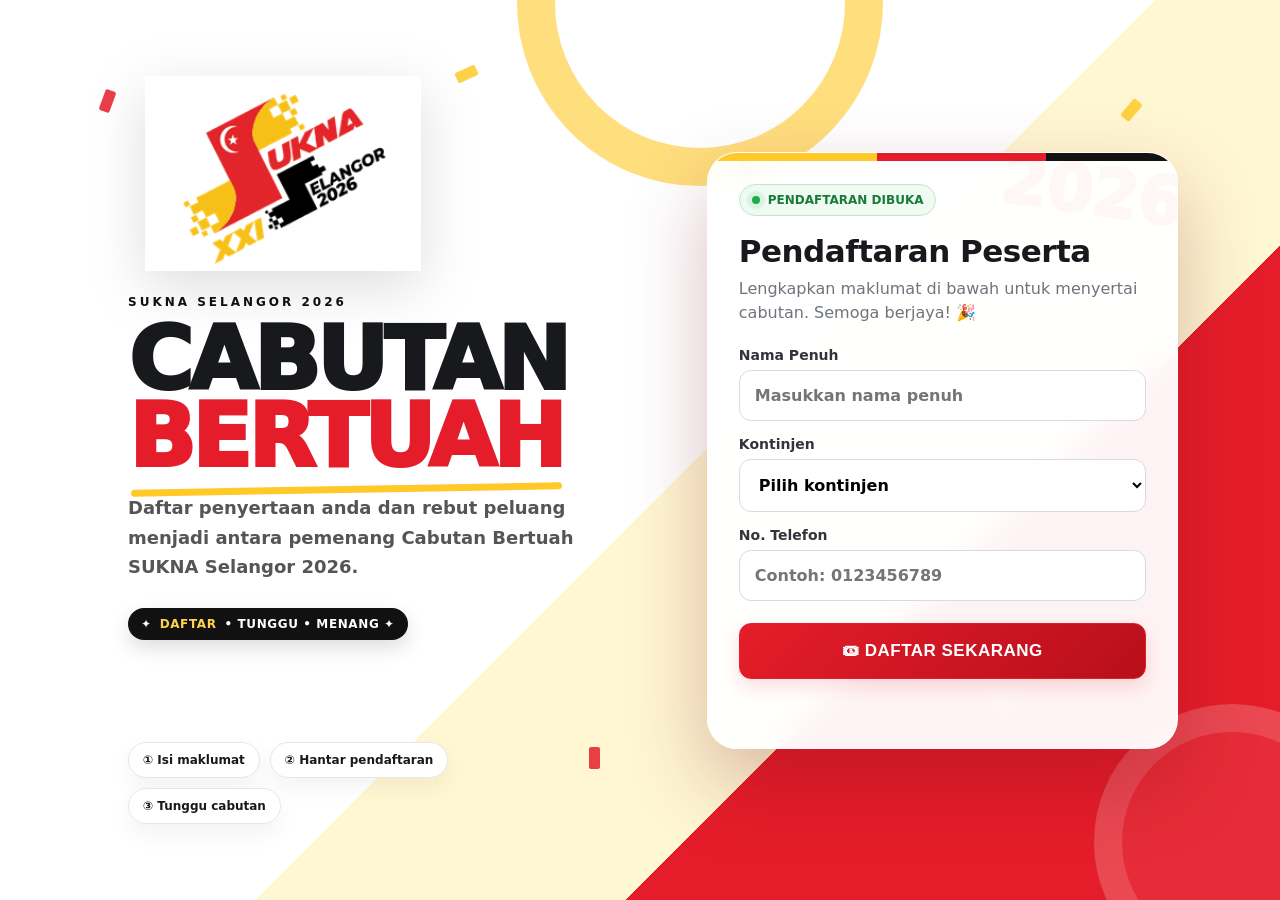
<file: index.html>
<!doctype html><html lang="ms"><head><meta charset="utf-8"><meta name="viewport" content="width=device-width,initial-scale=1"><title>Pendaftaran Cabutan Bertuah SUKNA 2026</title><meta http-equiv="refresh" content="0;url=./register.html"><script>window.location.replace("./register.html");</script></head><body><p>Membuka halaman pendaftaran...</p><p><a href="./register.html">Klik di sini jika tidak dibuka secara automatik.</a></p></body></html>
</file>
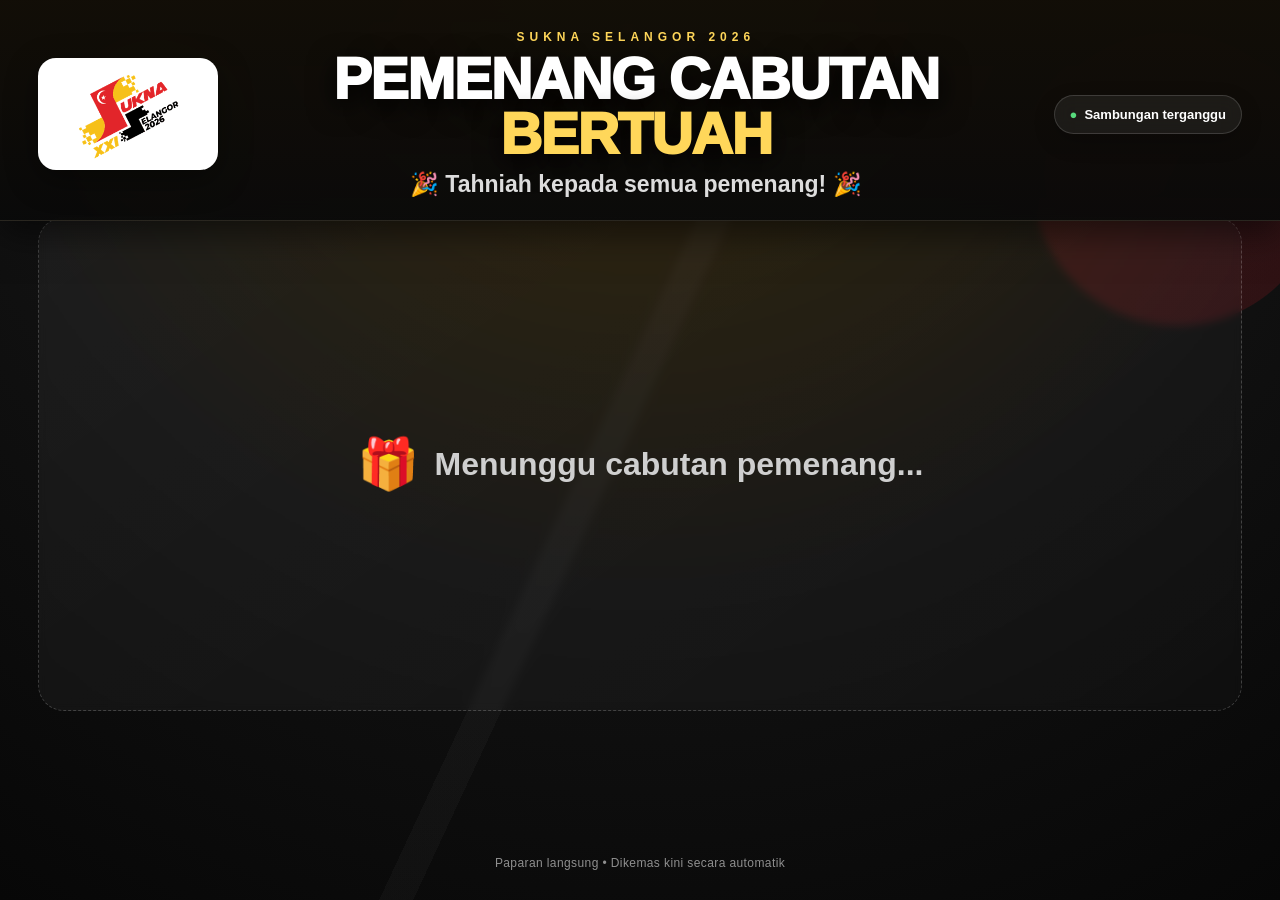
<file: display.html>
<!doctype html><html lang="ms"><head><meta charset="utf-8"><meta name="viewport" content="width=device-width,initial-scale=1"><title>Paparan Pemenang | SUKNA Lucky Draw 2026</title><link rel="stylesheet" href="display-style.css"></head><body><main id="normalScreen" class="screen"><header class="top"><img src="./sukna-logo.svg" alt="Logo SUKNA"><div class="title"><div class="kicker">SUKNA SELANGOR 2026</div><h1>Pemenang Cabutan <span>Bertuah</span></h1><p>🎉 Tahniah kepada semua pemenang! 🎉</p></div><div id="liveStatus" class="status">Memuatkan...</div></header><section id="winnerGrid" class="grid"><div class="empty">Menunggu cabutan pemenang...</div></section><div class="footer">Paparan langsung • Dikemas kini secara automatik</div></main><section id="grandScreen" class="grand-screen"><div class="grand-stage"></div><div class="grand-inner"><img class="grand-logo" src="./sukna-logo.svg" alt="Logo SUKNA"><div class="grand-label">CABUTAN KHAS</div><div class="grand-title">GRAND PRIZE</div><div id="grandCountDown" class="grand-count hidden">3</div><div id="grandWinner" class="grand-winner"><div class="grand-congrats">🎉 TAHNIAH! 🎉</div><div id="grandName" class="grand-name"></div><div id="grandCont" class="grand-cont"></div></div></div></section><script src="display.js"></script></body></html>
</file>
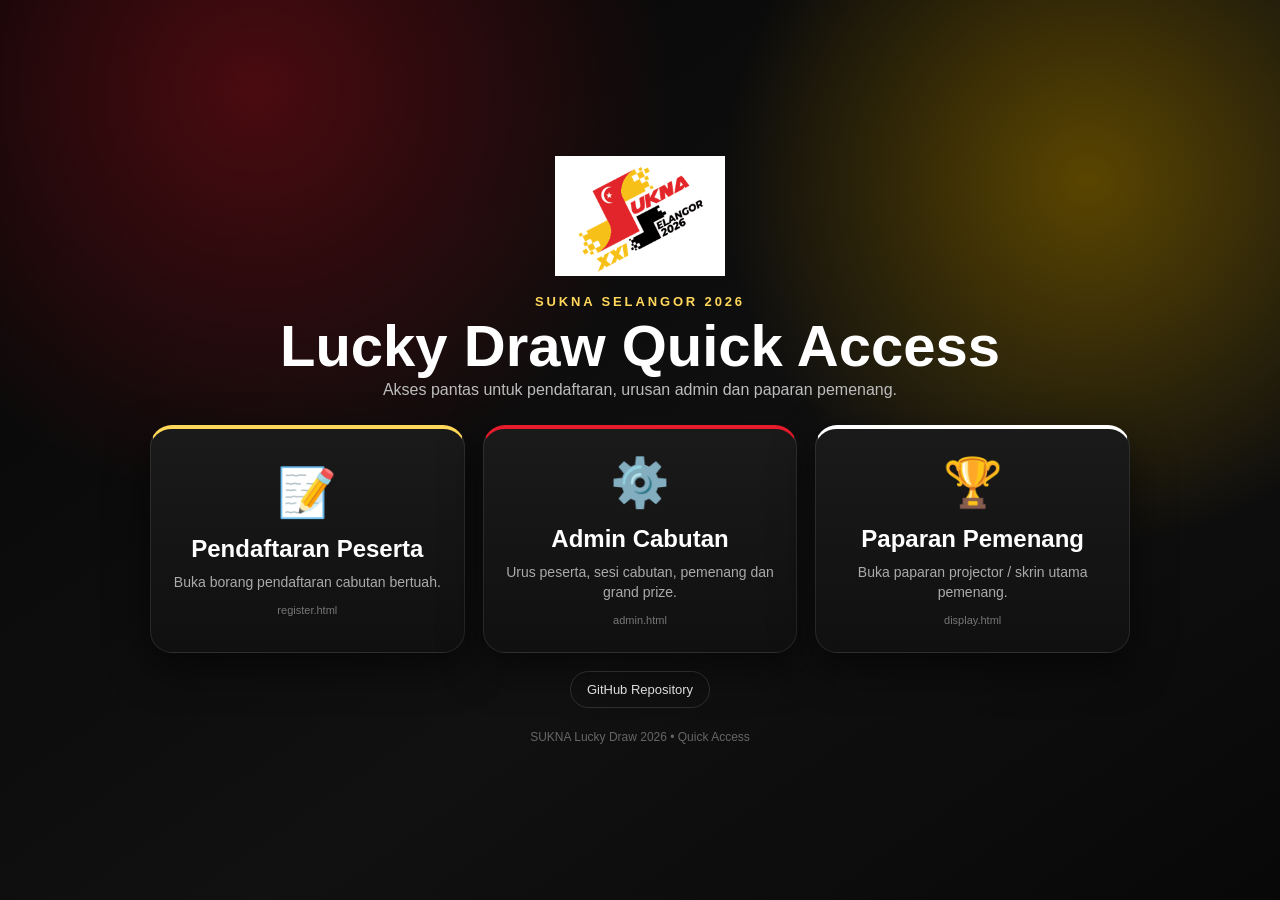
<file: quick-access.html>
<!doctype html>
<html lang="ms">
<head>
<meta charset="utf-8">
<meta name="viewport" content="width=device-width,initial-scale=1">
<title>Quick Access | SUKNA Lucky Draw 2026</title>
<style>
:root{--gold:#ffd75a;--red:#e61b2b;--text:#fff;--muted:#bdbdbd}
*{box-sizing:border-box}
body{margin:0;min-height:100vh;font-family:Arial,Helvetica,sans-serif;color:var(--text);background:radial-gradient(circle at 20% 10%,#4a0b10 0,transparent 32%),radial-gradient(circle at 85% 20%,#5a4500 0,transparent 28%),linear-gradient(145deg,#050505,#111 60%,#080808);display:flex;align-items:center;justify-content:center;padding:28px}
.wrap{width:min(980px,100%)}
.header{text-align:center;margin-bottom:26px}
.logo{width:min(220px,55vw);max-height:120px;object-fit:contain;margin-bottom:14px}
.kicker{color:var(--gold);font-weight:900;letter-spacing:.22em;font-size:13px}
h1{margin:8px 0 6px;font-size:clamp(30px,5vw,58px);line-height:1}
.sub{color:var(--muted);font-size:16px}
.grid{display:grid;grid-template-columns:repeat(3,1fr);gap:18px}
.card{text-decoration:none;color:#fff;background:linear-gradient(180deg,#1a1a1a,#101010);border:1px solid #ffffff18;border-radius:22px;padding:26px 20px;min-height:210px;display:flex;flex-direction:column;align-items:center;justify-content:center;text-align:center;box-shadow:0 16px 40px #0008;transition:.18s ease}
.card:hover{transform:translateY(-4px);border-color:#ffd75a88;box-shadow:0 20px 48px #000a,0 0 24px #ffd75a18}
.icon{font-size:48px;margin-bottom:14px}
.card h2{margin:0 0 9px;font-size:24px}
.card p{margin:0;color:#aaa;line-height:1.45;font-size:14px}
.card.register{border-top:4px solid var(--gold)}
.card.admin{border-top:4px solid var(--red)}
.card.display{border-top:4px solid #fff}
.url{margin-top:12px;font-size:11px;color:#777;word-break:break-all}
.repo{margin-top:18px;text-align:center}
.repo a{display:inline-block;color:#ddd;text-decoration:none;border:1px solid #ffffff20;border-radius:999px;padding:10px 16px;font-size:13px}
.footer{text-align:center;color:#666;margin-top:22px;font-size:12px}
@media(max-width:760px){body{padding:18px}.grid{grid-template-columns:1fr}.card{min-height:160px}}
</style>
</head>
<body>
<div class="wrap">
  <div class="header">
    <img class="logo" src="./sukna-logo.svg" alt="Logo SUKNA">
    <div class="kicker">SUKNA SELANGOR 2026</div>
    <h1>Lucky Draw Quick Access</h1>
    <div class="sub">Akses pantas untuk pendaftaran, urusan admin dan paparan pemenang.</div>
  </div>

  <div class="grid">
    <a class="card register" href="./register.html">
      <div class="icon">📝</div>
      <h2>Pendaftaran Peserta</h2>
      <p>Buka borang pendaftaran cabutan bertuah.</p>
      <div class="url">register.html</div>
    </a>

    <a class="card admin" href="./admin.html">
      <div class="icon">⚙️</div>
      <h2>Admin Cabutan</h2>
      <p>Urus peserta, sesi cabutan, pemenang dan grand prize.</p>
      <div class="url">admin.html</div>
    </a>

    <a class="card display" href="./display.html" target="_blank">
      <div class="icon">🏆</div>
      <h2>Paparan Pemenang</h2>
      <p>Buka paparan projector / skrin utama pemenang.</p>
      <div class="url">display.html</div>
    </a>
  </div>

  <div class="repo">
    <a href="https://github.com/Sukna21/lucky-draw" target="_blank">GitHub Repository</a>
  </div>

  <div class="footer">SUKNA Lucky Draw 2026 • Quick Access</div>
</div>
</body>
</html>
</file>
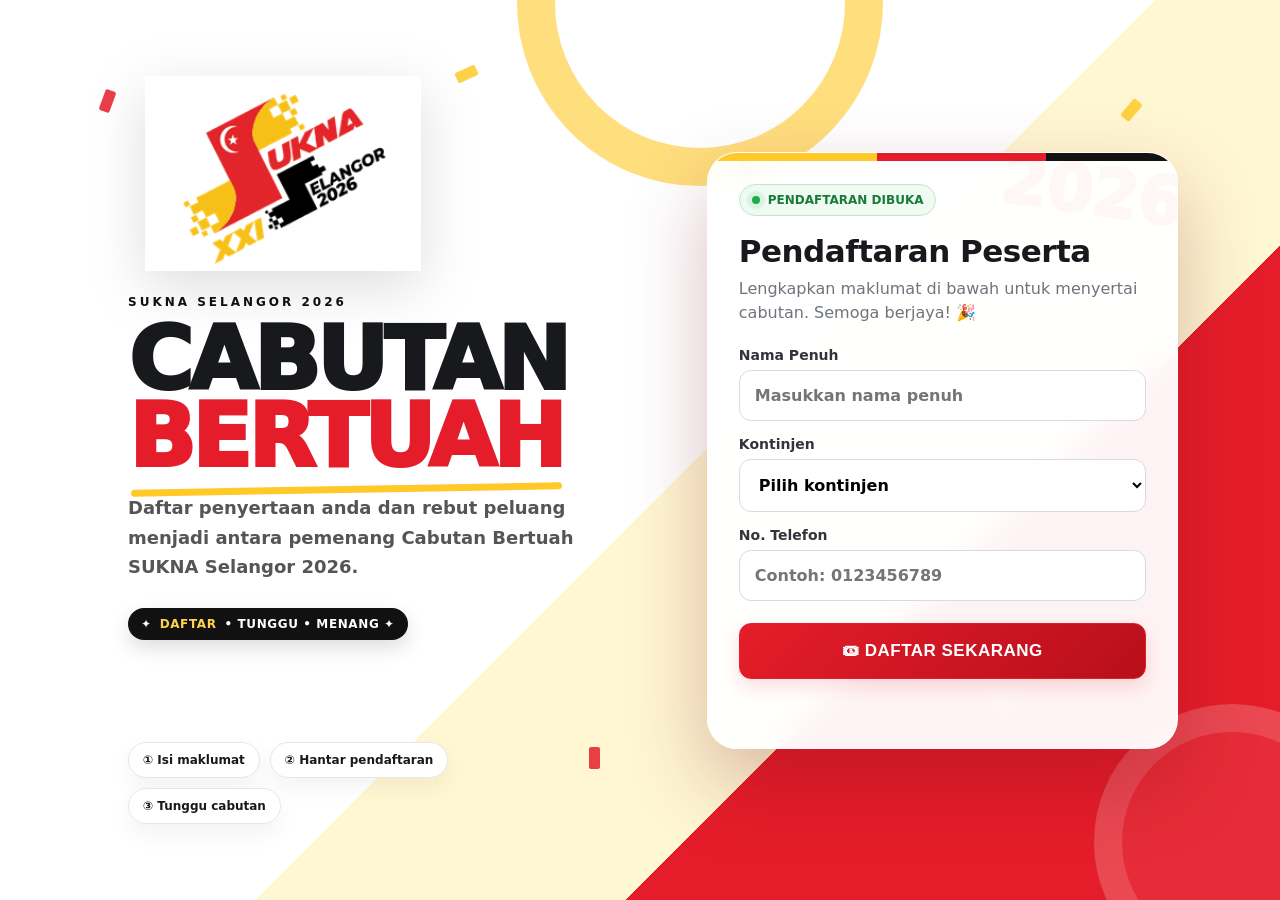
<file: register.html>
<!doctype html><html lang="ms"><head><meta charset="utf-8"><meta name="viewport" content="width=device-width,initial-scale=1"><title>Pendaftaran Cabutan Bertuah SUKNA 2026</title><link rel="stylesheet" href="style.css"><style>body{overflow-x:hidden}.register-shell{min-height:100vh;display:grid;grid-template-columns:1.05fr .95fr;position:relative;overflow:hidden;background:linear-gradient(135deg,#fff 0 53%,#fff6d2 53% 70%,#e51d2a 70% 100%)}.register-shell:before,.register-shell:after{content:"";position:absolute;border-radius:50%;pointer-events:none}.register-shell:before{width:290px;height:290px;border:38px solid #ffc928;right:31%;top:-180px;opacity:.6}.register-shell:after{width:220px;height:220px;background:#fff1;right:-90px;bottom:-80px;border:28px solid #fff2}.confetti{position:absolute;inset:0;pointer-events:none;overflow:hidden}.confetti i{position:absolute;width:11px;height:22px;border-radius:2px;opacity:.85;animation:float 6s ease-in-out infinite}.confetti i:nth-child(1){left:8%;top:10%;background:#e51d2a;transform:rotate(20deg)}.confetti i:nth-child(2){left:36%;top:7%;background:#ffc928;animation-delay:-1s;transform:rotate(65deg)}.confetti i:nth-child(3){left:58%;top:18%;background:#111;animation-delay:-2s}.confetti i:nth-child(4){left:88%;top:11%;background:#ffc928;animation-delay:-3s;transform:rotate(40deg)}.confetti i:nth-child(5){left:78%;top:77%;background:#fff;animation-delay:-1.5s}.confetti i:nth-child(6){left:46%;top:83%;background:#e51d2a;animation-delay:-4s}.register-brand{padding:50px max(5vw,28px);display:flex;flex-direction:column;justify-content:space-between;gap:32px;position:relative;z-index:2}.register-brand img{width:min(310px,70vw);max-height:195px;object-fit:contain;align-self:flex-start;filter:drop-shadow(0 15px 28px #0002)}.register-copy{margin-top:20px}.register-copy .eyebrow{margin-bottom:13px}.register-copy h1{font-size:clamp(46px,7vw,88px);line-height:.87;margin:0;text-transform:uppercase;font-weight:1000;letter-spacing:-4px;max-width:700px}.register-copy h1 span{color:#e51d2a;position:relative}.register-copy h1 span:after{content:"";position:absolute;left:3px;right:0;bottom:-5px;height:7px;background:#ffc928;border-radius:999px;transform:rotate(-1deg)}.register-copy p{font-size:18px;max-width:650px;color:#555;line-height:1.65;font-weight:600}.lucky-tag{display:inline-flex;align-items:center;gap:8px;margin-top:8px;padding:9px 13px;border-radius:999px;background:#111;color:#fff;font-size:12px;font-weight:900;letter-spacing:.6px;box-shadow:0 8px 20px #0002}.lucky-tag b{color:#ffd34a}.steps{display:flex;gap:10px;flex-wrap:wrap}.steps span{background:#fff;border:1px solid #e7e7e7;border-radius:999px;padding:10px 14px;font-weight:850;font-size:12px;box-shadow:0 10px 24px #0000000d}.register-panel{padding:38px;display:flex;align-items:center;justify-content:center;position:relative;z-index:2}.register-card{width:min(100%,530px);background:#fffffff2;backdrop-filter:blur(14px);border-radius:30px;padding:31px;box-shadow:0 34px 80px #71081742;border:1px solid #ffffffaa;position:relative;overflow:hidden}.register-card:before{content:"";position:absolute;left:0;right:0;top:0;height:8px;background:linear-gradient(90deg,#ffc928 0 36%,#e51d2a 36% 72%,#111 72% 100%)}.register-card:after{content:"2026";position:absolute;right:-7px;top:1px;font-size:66px;font-weight:1000;color:#e51d2a09;transform:rotate(8deg);pointer-events:none}.register-card h2{font-size:31px;margin:0 0 8px;letter-spacing:-.5px}.register-card .intro{color:#6f747c;margin:0 0 22px;line-height:1.5}.register-card label{font-size:14px}.register-card input,.register-card select{font-size:16px;padding:15px;width:100%;box-sizing:border-box;background:#fff}.register-card select{appearance:auto}.register-card .primary{width:100%;padding:17px;font-size:17px;margin-top:7px;text-transform:uppercase;letter-spacing:.5px}.reg-status{display:inline-flex;align-items:center;gap:8px;background:#effaf2;color:#187b37;border:1px solid #bee8c9;border-radius:999px;padding:8px 12px;font-weight:900;font-size:12px;margin-bottom:17px}.reg-dot{width:8px;height:8px;border-radius:50%;background:#1cad4b;box-shadow:0 0 0 5px #1cad4b18;animation:blink 1.5s ease-in-out infinite}.reg-msg{min-height:24px;margin:14px 0 0;font-weight:750}.reg-success{text-align:center;padding:24px 8px}.reg-success .tick{width:78px;height:78px;border-radius:50%;display:grid;place-items:center;background:linear-gradient(135deg,#eaf9ee,#fff);color:#159447;font-size:38px;margin:0 auto 16px;box-shadow:0 12px 28px #15944720;border:1px solid #c8ecd2}.reg-success h2{font-size:32px}.reg-success p{color:#666;line-height:1.6}.reg-closed{text-align:center;padding:28px 10px}.reg-closed .lock{font-size:52px;margin-bottom:10px}@keyframes float{50%{transform:translateY(18px) rotate(140deg)}}@keyframes blink{50%{opacity:.45;transform:scale(.85)}}@media(max-width:900px){.register-shell{grid-template-columns:1fr;background:linear-gradient(180deg,#fff 0 41%,#fff5ce 41% 52%,#e51d2a 52% 100%)}.register-shell:before{right:-100px;top:230px}.register-brand{padding:28px 22px 18px}.register-brand img{width:185px}.register-copy{margin-top:8px}.register-copy h1{font-size:50px}.register-copy p{font-size:15px;max-width:560px}.register-panel{padding:21px}.register-card{border-radius:24px;padding:25px}.steps{display:none}.lucky-tag{margin-top:2px}}@media(max-width:480px){.register-brand img{width:150px}.register-copy h1{font-size:41px;letter-spacing:-2.5px}.register-card h2{font-size:27px}.register-panel{padding:16px}.register-card{padding:23px}}</style></head><body><main class="register-shell"><div class="confetti"><i></i><i></i><i></i><i></i><i></i><i></i></div><section class="register-brand"><div><img src="./sukna-logo.svg" alt="Logo SUKNA Selangor 2026"><div class="register-copy"><span class="eyebrow">SUKNA SELANGOR 2026</span><h1>Cabutan <span>Bertuah</span></h1><p>Daftar penyertaan anda dan rebut peluang menjadi antara pemenang Cabutan Bertuah SUKNA Selangor 2026.</p><div class="lucky-tag">✦ <b>DAFTAR</b> • TUNGGU • MENANG ✦</div></div></div><div class="steps"><span>① Isi maklumat</span><span>② Hantar pendaftaran</span><span>③ Tunggu cabutan</span></div></section><section class="register-panel"><div class="register-card"><div id="formView"><div class="reg-status"><span class="reg-dot"></span><span id="regState">PENDAFTARAN DIBUKA</span></div><h2>Pendaftaran Peserta</h2><p class="intro">Lengkapkan maklumat di bawah untuk menyertai cabutan. Semoga berjaya! 🎉</p><label>Nama Penuh<input id="regName" autocomplete="name" placeholder="Masukkan nama penuh"></label><label>Kontinjen<select id="regContingent"><option value="" selected disabled>Pilih kontinjen</option><option value="Zon Tengah">Zon Tengah</option><option value="Zon Ibu Pejabat">Zon Ibu Pejabat</option><option value="Zon Utara">Zon Utara</option><option value="Zon Timur">Zon Timur</option><option value="Zon Selatan">Zon Selatan</option><option value="Zon Sabah">Zon Sabah</option></select></label><label>No. Telefon<input id="regPhone" type="tel" inputmode="tel" autocomplete="tel" placeholder="Contoh: 0123456789"></label><button id="regSubmit" class="primary">🎟 Daftar Sekarang</button><div id="regMsg" class="reg-msg"></div></div><div id="successView" class="reg-success hidden"><div class="tick">✓</div><h2>Pendaftaran Berjaya! 🎉</h2><p>Nama anda telah direkodkan untuk cabutan bertuah SUKNA Selangor 2026.<br><b>Semoga berjaya!</b></p><button id="newReg">Daftar Peserta Lain</button></div><div id="closedView" class="reg-closed hidden"><div class="lock">🔒</div><h2>Pendaftaran Ditutup</h2><p>Tempoh pendaftaran untuk cabutan bertuah telah tamat.</p></div></div></section></main><script src="register.js"></script></body></html>
</file>
<file: display-style.css>
html,body{margin:0;min-height:100%;font-family:Inter,Arial,Helvetica,sans-serif;background:#090909;color:#fff;overflow-x:hidden}.screen{min-height:100vh;display:flex;flex-direction:column;padding:190px 38px 30px;box-sizing:border-box;position:relative;overflow:hidden;background:radial-gradient(circle at 50% -10%,#5a4100 0,#241b08 25%,#111 58%,#070707 100%)}.screen:before{content:"";position:absolute;inset:0;pointer-events:none;background:radial-gradient(circle at 12% 14%,#ffc92822 0 90px,transparent 91px),radial-gradient(circle at 92% 20%,#e51d2a25 0 145px,transparent 146px),linear-gradient(115deg,transparent 0 47%,#ffffff07 47% 49%,transparent 49%)}.screen:after{content:"✦   ✦      ✦  ★  ✦      ✦   ✦";position:absolute;left:0;right:0;top:20px;text-align:center;font-size:24px;letter-spacing:24px;color:#ffd75a55;animation:twinkle 2.5s ease-in-out infinite}.top{display:flex;align-items:center;justify-content:space-between;gap:20px;position:fixed;top:0;left:0;right:0;z-index:15;padding:30px 38px 22px;box-sizing:border-box;border-bottom:1px solid #ffffff1a;background:linear-gradient(180deg,rgba(18,14,7,.98),rgba(10,10,10,.96));box-shadow:0 12px 34px #0008;backdrop-filter:blur(12px)}.top img{width:180px;max-height:112px;object-fit:contain;background:#fff;border-radius:18px;padding:8px;box-sizing:border-box;box-shadow:0 10px 32px #0006}.title{text-align:center;flex:1}.title .kicker{font-size:12px;letter-spacing:5px;font-weight:900;color:#ffd75a;margin-bottom:8px}.title h1{margin:0;font-size:clamp(36px,4.5vw,68px);letter-spacing:-1.5px;line-height:.95;font-weight:1000;text-transform:uppercase;text-shadow:0 8px 28px #000}.title h1 span{color:#ffd75a}.title p{margin:10px 0 0;color:#ddd;font-size:clamp(16px,1.8vw,25px);font-weight:700}.status{font-size:13px;font-weight:900;background:#ffffff10;border:1px solid #ffffff25;border-radius:999px;padding:11px 15px;box-shadow:0 8px 22px #0003;backdrop-filter:blur(8px);color:#fff}.status:before{content:"●";color:#57da7c;margin-right:7px}.grid{margin-top:27px;display:grid;grid-template-columns:1fr;gap:24px;flex:1;align-content:start;position:relative;z-index:2}.session-group{background:linear-gradient(145deg,#ffffff09,#ffffff04);border:1px solid #ffffff18;border-radius:24px;padding:18px;box-shadow:0 16px 38px #0004;text-align:center}.session-head{position:relative;display:flex;align-items:center;justify-content:center;gap:14px;margin-bottom:18px;padding:0 2px;min-height:38px;text-align:center}.session-title{font-size:clamp(20px,2vw,30px);font-weight:1000;color:#ffd75a;letter-spacing:.06em;text-align:center;margin:0 auto}.session-title:before,.session-title:after{content:"";display:inline-block;width:clamp(45px,7vw,130px);height:2px;background:linear-gradient(90deg,transparent,#ffd75a);vertical-align:middle;margin:0 20px}.session-title:after{background:linear-gradient(90deg,#ffd75a,transparent)}.session-meta{position:absolute;right:0;top:50%;transform:translateY(-50%);font-size:13px;font-weight:800;color:#b9b9b9;background:#ffffff0b;border:1px solid #ffffff18;padding:7px 10px;border-radius:999px}.session-cards{display:grid;grid-template-columns:repeat(auto-fit,minmax(280px,420px));gap:16px;justify-content:center;align-items:stretch;width:100%;margin:0 auto}.session-cards.cards-5{grid-template-columns:repeat(6,minmax(0,1fr));max-width:1320px;column-gap:16px;row-gap:16px}.session-cards.cards-5 .card{grid-column:span 2}.session-cards.cards-5 .card:nth-child(4){grid-column:2 / span 2}.session-cards.cards-5 .card:nth-child(5){grid-column:4 / span 2}.card{background:linear-gradient(145deg,#24201a,#131313);border:1px solid #ffffff20;border-radius:20px;padding:19px 19px 17px;box-shadow:0 14px 32px #0005;position:relative;overflow:hidden;animation:cardIn .45s ease both;text-align:center;display:flex;flex-direction:column;align-items:center;justify-content:center;min-height:92px;width:100%;box-sizing:border-box}.card:before{content:"";position:absolute;left:0;top:0;bottom:0;width:6px;background:linear-gradient(180deg,#ffd75a,#e51d2a)}.card:after{content:"★";position:absolute;right:10px;top:4px;font-size:44px;color:#ffd75a10}.num{font-size:12px;color:#ffd75a;font-weight:950;letter-spacing:1.7px;text-align:center;width:100%}.name{font-size:clamp(19px,2vw,30px);font-weight:1000;margin-top:7px;line-height:1.12;color:#fff;text-align:center;width:100%}.cont{margin-top:9px;color:#bbb;font-weight:750;font-size:clamp(13px,1.2vw,17px);text-align:center;width:100%}.empty{display:flex;align-items:center;justify-content:center;min-height:48vh;text-align:center;background:linear-gradient(145deg,#ffffff0d,#ffffff05);border:1px dashed #ffffff30;border-radius:26px;padding:30px;color:#cfcfcf;font-size:clamp(21px,2.5vw,35px);font-weight:800;backdrop-filter:blur(4px)}.empty:before{content:"🎁";font-size:50px;margin-right:16px}.footer{text-align:center;color:#8f8f8f;font-size:12px;padding-top:18px;position:relative;z-index:2;letter-spacing:.4px}.grand-screen{position:fixed;inset:0;z-index:20;display:none;place-items:center;text-align:center;box-sizing:border-box;background:radial-gradient(circle at 50% 56%,#9c7000 0,#4a3300 22%,#17110a 48%,#050505 82%);color:#fff;overflow:hidden}.grand-screen.show{display:grid}.grand-screen:before{content:"";position:absolute;inset:-15%;background:linear-gradient(115deg,transparent 15%,#ffd75a10 30%,transparent 44%),linear-gradient(245deg,transparent 15%,#e51d2a12 31%,transparent 45%);animation:spin 18s linear infinite}.grand-screen:after{content:"★    ✦    ★    ✦    ★";position:absolute;top:6vh;left:50%;transform:translateX(-50%);width:max-content;color:#ffd75a70;font-size:clamp(18px,2vw,34px);letter-spacing:2vw;animation:twinkle 2s ease-in-out infinite}.grand-inner{position:relative;z-index:2;width:min(1500px,94vw);min-height:100vh;margin:0 auto;display:flex;flex-direction:column;align-items:center;justify-content:center;text-align:center;box-sizing:border-box;padding:5vh 2vw}.grand-logo{width:clamp(120px,11vw,205px);max-height:138px;object-fit:contain;background:#fff;border-radius:20px;padding:10px;box-sizing:border-box;box-shadow:0 12px 35px #0008,0 0 30px #ffd75a22;display:block;flex:0 0 auto}.grand-label{margin-top:3.2vh;font-size:clamp(20px,2.3vw,42px);font-weight:950;letter-spacing:.42em;color:#ffd75a;line-height:1;text-align:center;white-space:nowrap}.grand-title{margin-top:2.4vh;font-size:clamp(56px,8vw,150px);line-height:.9;font-weight:1000;color:#fff;text-shadow:0 0 38px #ffcc3355,0 10px 32px #000;letter-spacing:-.03em;text-align:center;white-space:nowrap}.grand-count{min-height:1.05em;width:100%;display:flex;align-items:center;justify-content:center;text-align:center;margin:3.2vh auto 0;font-size:clamp(90px,14vw,245px);font-weight:1000;color:#e1bd48;line-height:.95;letter-spacing:-.04em;text-shadow:0 0 30px #ffd75a66,0 10px 42px #000;animation:pulse .75s ease-in-out infinite;transform-origin:center center}.grand-winner{display:none;width:min(1050px,88vw);box-sizing:border-box;margin:3.6vh auto 0;background:linear-gradient(135deg,#fff3b0,#fff 48%,#f9dc71);color:#111;border:4px solid #ffd75a;border-radius:34px;padding:30px 48px;box-shadow:0 0 95px #ffd75a70,0 28px 70px #0008;animation:reveal .7s ease both;position:relative;overflow:hidden;text-align:center}.grand-winner:before{content:"🏆";position:absolute;left:24px;top:14px;font-size:60px;opacity:.12}.grand-winner.show{display:block}.grand-congrats{text-align:center;font-size:clamp(20px,2vw,34px);font-weight:1000;letter-spacing:.25em;color:#a67900;margin:0 auto 12px}.grand-name{text-align:center;font-size:clamp(38px,5vw,82px);font-weight:1000;line-height:1.02}.grand-cont{text-align:center;margin-top:12px;font-size:clamp(20px,2.2vw,34px);font-weight:850;color:#795b00}.grand-stage{position:absolute;left:50%;bottom:2.8vh;transform:translateX(-50%);width:min(720px,58vw);height:70px;border-radius:50%;background:radial-gradient(ellipse at center,#ffd75a 0,#9a6c00 20%,#1b1608 48%,#070707 70%);box-shadow:0 0 45px #ffd75a70,0 -15px 50px #ffd75a22;opacity:.8}.spark{position:fixed;width:10px;height:18px;top:-30px;z-index:21;animation:fall 3.8s linear forwards}.hidden{display:none!important}@keyframes pulse{50%{transform:scale(1.045);opacity:.8}}@keyframes reveal{from{transform:scale(.75);opacity:0;filter:blur(8px)}to{transform:scale(1);opacity:1;filter:blur(0)}}@keyframes cardIn{from{transform:translateY(14px);opacity:0}to{transform:none;opacity:1}}@keyframes fall{to{transform:translateY(115vh) rotate(900deg);opacity:.2}}@keyframes spin{to{transform:rotate(360deg)}}@keyframes twinkle{50%{opacity:.35}}@media(max-width:1100px){.session-cards{grid-template-columns:repeat(auto-fit,minmax(260px,380px))}.session-cards.cards-5{grid-template-columns:repeat(6,minmax(0,1fr));max-width:1050px}}@media(max-width:760px){.screen{padding:165px 18px 18px}.top{padding:18px;align-items:flex-start}.top img{width:112px}.status{display:none}.session-cards{grid-template-columns:repeat(auto-fit,minmax(240px,1fr));gap:10px;max-width:760px}.session-cards.cards-5{grid-template-columns:repeat(2,minmax(0,1fr));max-width:760px}.session-cards.cards-5 .card,.session-cards.cards-5 .card:nth-child(4),.session-cards.cards-5 .card:nth-child(5){grid-column:auto}.session-cards.cards-5 .card:nth-child(5){grid-column:1 / -1;width:min(100%,380px);justify-self:center}.session-group{padding:14px}.session-head{min-height:auto;flex-direction:column}.session-meta{position:static;transform:none}.session-title:before,.session-title:after{width:35px;margin:0 8px}.card{padding:15px}.title .kicker{font-size:9px;letter-spacing:3px}.title h1{font-size:31px}.title p{font-size:15px}.grand-inner{padding:4vh 16px}.grand-label{letter-spacing:.28em}.grand-winner{padding:24px 20px}.grand-congrats{letter-spacing:.18em}.grand-stage{width:78vw}.screen:after{display:none}}@media(max-width:480px){.screen{padding-top:245px}.top{display:block;text-align:center}.top img{margin:0 auto 12px}.grid{margin-top:18px}.session-cards,.session-cards.cards-5{grid-template-columns:1fr;max-width:420px}.session-cards.cards-5 .card,.session-cards.cards-5 .card:nth-child(5){grid-column:auto;width:100%}.title{text-align:center}.empty:before{display:none}.grand-title{font-size:clamp(46px,15vw,72px)}.grand-count{font-size:clamp(72px,24vw,130px)}}
</file>
<file: style.css>
:root{--red:#e51d2a;--red2:#b70f1b;--yellow:#ffc928;--gold:#d7a900;--black:#111317;--bg:#f6f3ee;--card:#fff;--text:#18191d;--muted:#737780}*{box-sizing:border-box}html{scroll-behavior:smooth}body{margin:0;font-family:Inter,ui-sans-serif,system-ui,-apple-system,BlinkMacSystemFont,"Segoe UI",Arial,sans-serif;background:linear-gradient(180deg,#fff 0,#faf7f0 360px,#f4f5f7 100%);color:var(--text)}body:before{content:"";position:fixed;inset:0;pointer-events:none;z-index:-1;background:radial-gradient(circle at 12% 6%,#ffc92820 0 85px,transparent 86px),radial-gradient(circle at 89% 13%,#e51d2a12 0 130px,transparent 131px)}.brand-header{position:relative;overflow:hidden;padding:24px max(5vw,22px);background:linear-gradient(115deg,#fff 0 58%,#fff5ce 58% 72%,#e51d2a 72% 100%);display:flex;justify-content:space-between;align-items:center;gap:24px;border-bottom:1px solid #ececec}.brand-header:after{content:"2026";position:absolute;right:4.5%;bottom:-34px;font-size:130px;font-weight:1000;line-height:1;color:#ffffff18;transform:rotate(-8deg)}.brand-wrap{display:flex;align-items:center;gap:18px;position:relative;z-index:1}.sukna-logo{width:150px;max-height:105px;object-fit:contain;filter:drop-shadow(0 10px 20px #0002)}.brand-copy h1{margin:2px 0;font-size:clamp(30px,4vw,52px);line-height:.92;text-transform:uppercase;font-weight:1000;letter-spacing:-2px}.brand-copy h1 span{color:var(--red)}.brand-copy p{margin:8px 0 0;font-weight:800;color:#444}.eyebrow{display:block;font-size:12px;letter-spacing:3px;font-weight:900;color:#111}.eyebrow.dark{color:#444}.stats{display:flex;gap:12px;position:relative;z-index:1}.stats span{background:#ffffffef;border:1px solid #ffffff99;padding:14px 19px;border-radius:18px;min-width:132px;box-shadow:0 14px 30px #8d001d24;backdrop-filter:blur(8px)}.stats small,.stats strong{display:block}.stats small{color:#666;font-weight:700}.stats strong{font-size:29px;margin-top:3px;color:var(--black)}nav{position:sticky;top:0;z-index:10;padding:11px max(5vw,22px);background:#ffffffed;backdrop-filter:blur(14px);display:flex;gap:8px;box-shadow:0 8px 25px #00000010;border-bottom:1px solid #ececec}button{border:1px solid #d9dce1;background:#fff;padding:11px 17px;border-radius:12px;cursor:pointer;font-weight:850;transition:.2s ease}button:hover{transform:translateY(-2px);box-shadow:0 8px 18px #00000014}button:active{transform:translateY(0)}nav button.active,.primary{background:linear-gradient(135deg,var(--red),var(--red2));color:#fff;border-color:var(--red);box-shadow:0 8px 18px #e51d2a25}.primary:hover{box-shadow:0 11px 24px #e51d2a35}main{padding:26px max(5vw,22px)}.hero-strip{position:relative;overflow:hidden;display:flex;align-items:center;justify-content:space-between;gap:20px;background:linear-gradient(135deg,#fff 0 64%,#fff1b7 64% 82%,#e51d2a 82%);border:1px solid #ece8df;border-radius:24px;padding:32px;margin-bottom:24px;box-shadow:0 18px 45px #11111110}.hero-strip:before{content:"";position:absolute;width:110px;height:110px;border:20px solid var(--yellow);border-radius:50%;right:15%;top:-70px;opacity:.72}.hero-strip:after{content:"✦  ✦  ✦";position:absolute;right:23%;bottom:14px;color:#d8a900;letter-spacing:8px;font-size:19px;opacity:.9}.hero-strip h2{margin:7px 0;font-size:clamp(26px,3.2vw,46px);text-transform:uppercase;font-weight:1000;letter-spacing:-1.3px;max-width:820px}.hero-strip p{margin:0;color:var(--muted);font-weight:600}.hero-badge{font-size:55px;font-weight:1000;color:#fff;transform:rotate(-8deg);padding-right:8px;text-shadow:0 6px 22px #8a001a55}.grid{display:grid;grid-template-columns:repeat(2,minmax(0,1fr));gap:20px}article{position:relative;overflow:hidden;background:var(--card);border:1px solid #e5e6e9;border-radius:22px;padding:24px;margin-bottom:20px;box-shadow:0 14px 34px #0f172a0d}.accent-card:before{content:"";position:absolute;left:0;top:0;width:100%;height:7px}.accent-card.red:before{background:linear-gradient(90deg,var(--red),#ff6771)}.accent-card.yellow:before{background:linear-gradient(90deg,var(--yellow),#ffe88a)}.accent-card.black:before{background:linear-gradient(90deg,var(--black),#555)}.section-kicker{font-size:11px;font-weight:950;letter-spacing:2.2px;margin-bottom:9px;color:#8b8f96}article h2{margin:0 0 8px;font-size:25px}label{display:block;font-weight:750;margin:15px 0;color:#31343a}input,select{display:block;width:100%;margin-top:7px;padding:13px 14px;border:1px solid #d7dae0;border-radius:12px;font:inherit;background:#fff;outline:none;transition:.2s}input:focus,select:focus{border-color:var(--red);box-shadow:0 0 0 4px #e51d2a12}.big{width:100%;font-size:18px;padding:17px}.notice{text-align:center;background:linear-gradient(135deg,#fff2f2,#fff8f8);border:1px solid #ffc9ce;padding:20px;border-radius:18px;margin-bottom:20px;color:#921323}.countdown{font-size:30px;font-weight:1000;margin:18px 0;padding:18px;background:linear-gradient(135deg,#fff7dc,#fff);border:1px solid #f1df9d;border-radius:15px}.button-row{display:flex;gap:8px;flex-wrap:wrap}.cards{display:grid;grid-template-columns:repeat(4,minmax(0,1fr));gap:12px}.card{background:#fff;border:1px solid #e2e4e8;border-radius:16px;padding:16px;box-shadow:0 8px 22px #00000009}.card small{color:var(--muted)}#qr{display:inline-flex;background:#fff;border:10px solid #fff;border-radius:15px;box-shadow:0 10px 24px #0001}.status-pill{display:inline-block;background:#effaf2;color:#17883b;border:1px solid #bfe7cb;padding:8px 12px;border-radius:999px;font-size:13px;font-weight:800}.admin-title{margin:4px 0 20px}.admin-title h2{margin:5px 0;font-size:36px}.admin-title p{margin:0;color:var(--muted)}.display{text-align:center;min-height:72vh;padding:38px 24px;background:radial-gradient(circle at 50% 5%,#4b3500,#1c1710 42%,#080808 100%);border-radius:26px;color:#fff;overflow:hidden;position:relative;box-shadow:0 22px 55px #0003}.display:before{content:"✦     ✦       ✦     ✦";position:absolute;inset:30px 0 auto;color:#ffd34f55;font-size:38px;letter-spacing:40px}.display:after{content:"";position:absolute;inset:auto -15% -35% -15%;height:58%;background:radial-gradient(ellipse,#f8bb1736,transparent 65%);pointer-events:none}.display-brand{position:relative;z-index:1;display:flex;flex-direction:column;align-items:center;gap:8px;font-weight:900;letter-spacing:2px}.display-logo{width:185px;max-height:130px;object-fit:contain;background:#fff;border-radius:16px;padding:8px;box-shadow:0 10px 30px #0005}.display h2{position:relative;z-index:1;font-size:clamp(34px,5vw,72px);margin:22px 0 4px;color:#ffd65a;text-shadow:0 4px 22px #000}.display-sub{position:relative;z-index:1;color:#eee;font-weight:700}.winners{position:relative;z-index:1}.winners .card{text-align:left;font-size:18px;border-color:#ffffff22;background:linear-gradient(135deg,#29251c,#151515);color:#fff;box-shadow:0 10px 25px #00000035}.winners .card small{color:#f3cd55}#waiting{position:relative;z-index:1;color:#bbb;margin-top:35px}footer{margin-top:24px;background:linear-gradient(135deg,#15171b,#251b00);color:#fff;padding:23px max(5vw,22px);display:flex;justify-content:space-between;gap:20px;align-items:center;border-top:4px solid var(--yellow)}footer div{display:flex;flex-direction:column;gap:4px}footer span{color:#aeb2ba;font-size:13px}footer>b{color:#f3c531}.hidden{display:none!important}@media(max-width:800px){.brand-header{background:linear-gradient(150deg,#fff 0 78%,#fff3ba 78%);align-items:flex-start;flex-direction:column}.brand-wrap{width:100%}.sukna-logo{width:115px}.stats{width:100%}.stats span{flex:1;border:1px solid #eee}.grid{grid-template-columns:1fr}.cards{grid-template-columns:1fr 1fr}.hero-strip{background:linear-gradient(135deg,#fff,#fff7d7)}.hero-badge{color:var(--red)}nav{overflow:auto}nav button{white-space:nowrap}footer{flex-direction:column;align-items:flex-start}}@media(max-width:500px){.brand-copy h1{font-size:28px}.brand-copy p,.eyebrow{font-size:11px}.sukna-logo{width:92px}.stats strong{font-size:22px}.hero-strip{padding:22px}.cards{grid-template-columns:1fr}.display{padding:28px 15px}.display-logo{width:135px}}
</file>
